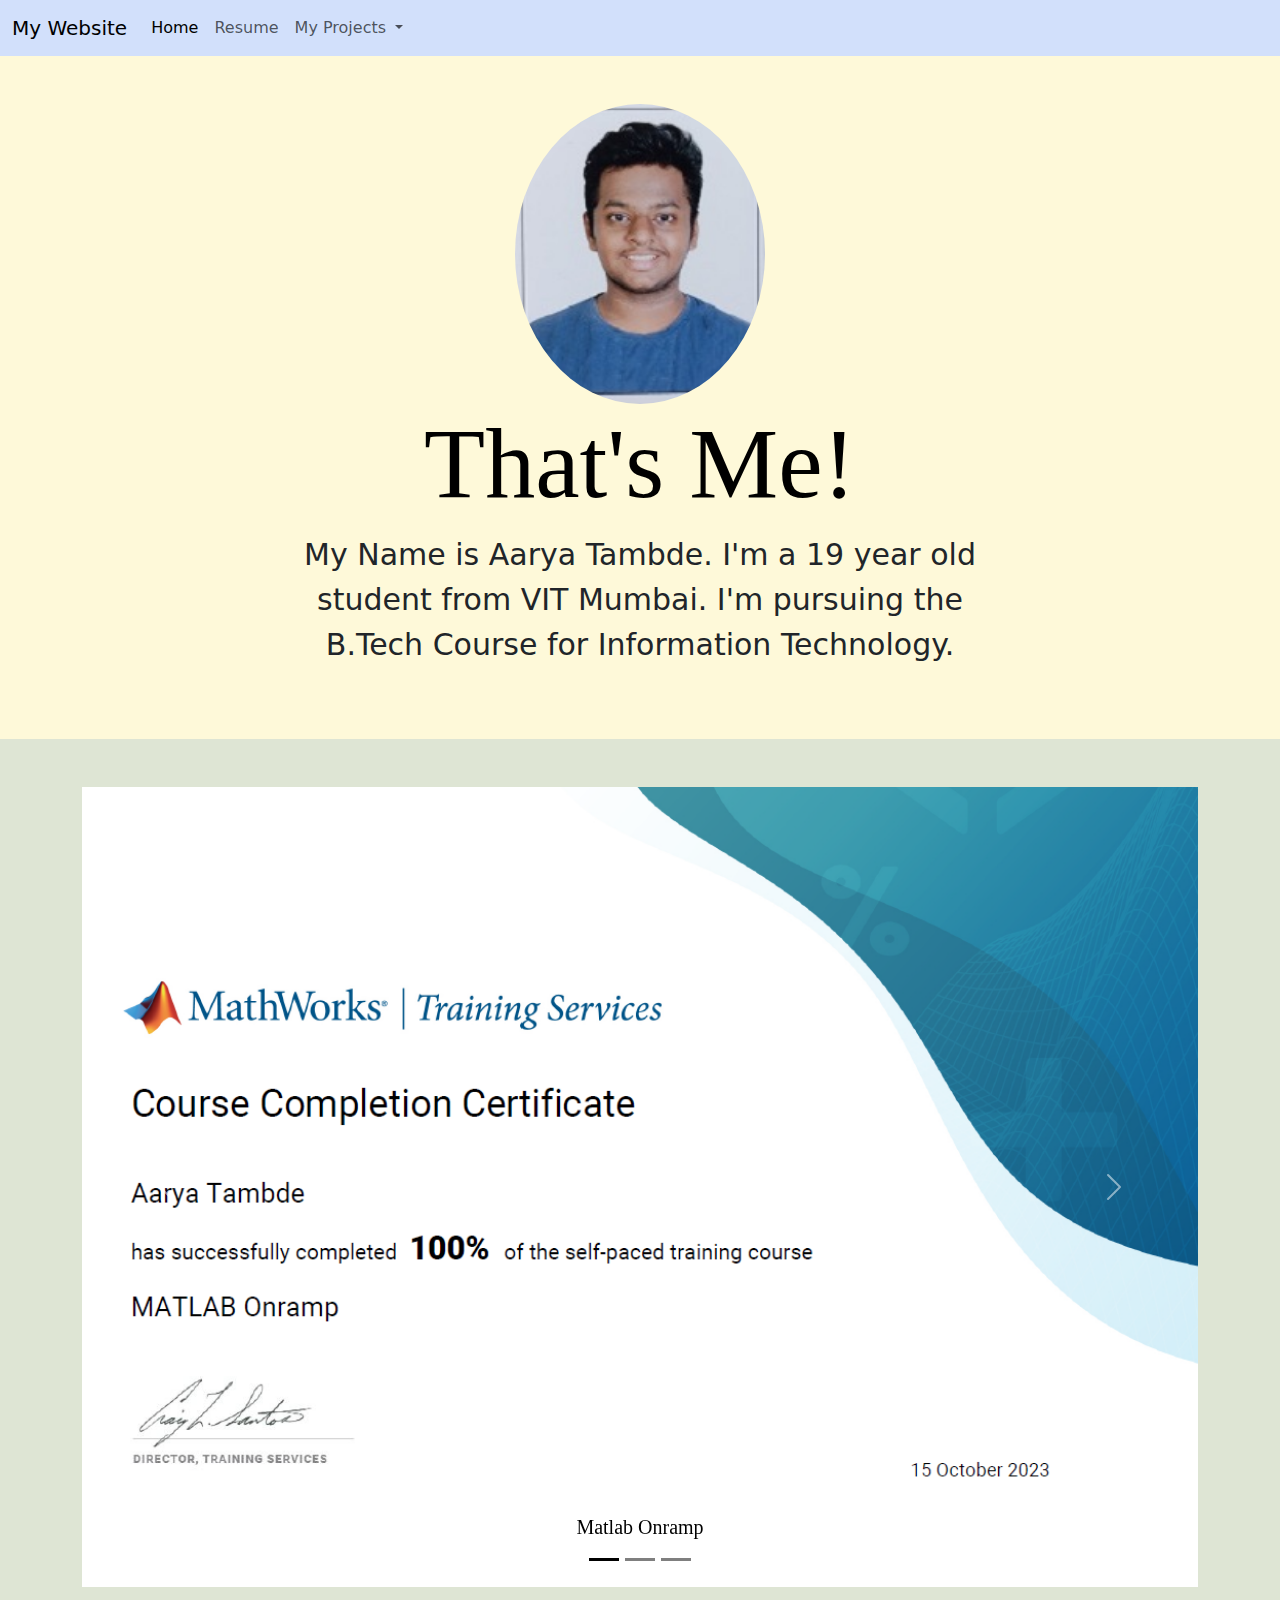
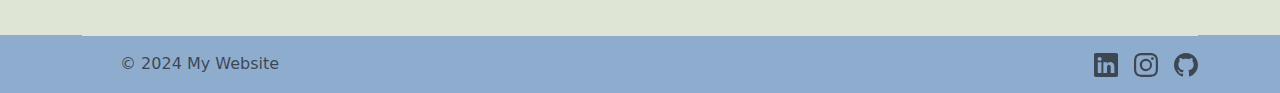
<file: index.html>
<!DOCTYPE html>
<html lang="en">
<head>
    <meta charset="UTF-8">
    <meta name="viewport" content="width=device-width, initial-scale=1.0">
    <title>My Personal Website</title>
    <link rel="stylesheet" href="./css/style.css">
    <link href="https://cdn.jsdelivr.net/npm/bootstrap@5.3.3/dist/css/bootstrap.min.css" rel="stylesheet" integrity="sha384-QWTKZyjpPEjISv5WaRU9OFeRpok6YctnYmDr5pNlyT2bRjXh0JMhjY6hW+ALEwIH" crossorigin="anonymous">
</head>
<body>

  <!-- Navbar -->
  <section id="Navbar" style="background-color: #D2E0FB;">
        <nav class="navbar navbar-expand-lg">
            <div class="container-fluid" style="background-color: #D2E0FB; width: 100%;">
              <a class="navbar-brand">My Website</a>
              <button class="navbar-toggler" type="button" data-bs-toggle="collapse" data-bs-target="#navbarSupportedContent" aria-controls="navbarSupportedContent" aria-expanded="false" aria-label="Toggle navigation">
                <span class="navbar-toggler-icon"></span>
              </button>
              <div class="collapse navbar-collapse" id="navbarSupportedContent">
                <ul class="navbar-nav me-auto mb-lg-0">
                  <li class="nav-item">
                    <a class="nav-link active" aria-current="page" href="./index.html">Home</a>
                  </li>
                  <li class="nav-item">
                    <a class="nav-link" href="./4.4+Capstone Application 1/resume.html">Resume</a>
                  </li>
                  <li class="nav-item dropdown">
                    <a class="nav-link dropdown-toggle" role="button" data-bs-toggle="dropdown" aria-expanded="false">
                     My Projects
                    </a>
                    <ul class="dropdown-menu">
                      <li><a class="dropdown-item" href="./10.3 Mondrian Project/mondrian.html">Mondrian Art</a></li>
                      <li><a class="dropdown-item" href="./11.3 TinDog Project/tindog.html">Tindog Website</a></li>
                      <li><a class="dropdown-item" href="./8.4 Web Design Agency Project/WebDesign.html">Web Design Agency</a></li>
                    </ul>
                  </li>
                </ul>
              </div>
            </div>
          </nav>
  </section>

  <!-- Heroes -->
  <section id="Heroes" style="background-color: #FEF9D9;">  
    <div class="container py-5">  
      <div>
        <div class="text-center bg-body-tertiary">
          <div class="container pb-2" style="background-color: #FEF9D9;">
            <img id="img1" src="./images/photo real.jpg" height="300" width="250" alt="my image"/>
            <h1 class="text-body-emphasis">That's Me!</h1>
            <p id="p1" class="col-lg-8 mx-auto lead">
              My Name is Aarya Tambde. I'm a 19 year old student from VIT Mumbai. I'm pursuing the B.Tech Course for Information Technology.
            </p>
          </div>
        </div>
      </div>
    </div>  
  </section>

    <!-- Carousel with my certificates -->
  <section id="Certificates" style="background-color: #DEE5D4;">
    <div class="container py-5" style="background-color: #DEE5D4;">
      <div id="carouselExampleCaptions" class="carousel slide">
        <div class="carousel-indicators">
          <button type="button" data-bs-target="#carouselExampleCaptions" data-bs-slide-to="0" class="active" aria-current="true" aria-label="Slide 1" style="background-color: black;"></button>
          <button type="button" data-bs-target="#carouselExampleCaptions" data-bs-slide-to="1" aria-label="Slide 2" style="background-color: black;"></button>
          <button type="button" data-bs-target="#carouselExampleCaptions" data-bs-slide-to="2" aria-label="Slide 3" style="background-color: black;"></button>
        </div>
        <div class="carousel-inner">
          <div class="carousel-item active">
            <img src="./images/Matlab Onramp.png" height="800" class="d-block w-100" alt="Matlab Onramp">
            <div class="carousel-caption d-none d-md-block">
              <h5 class="h5" style="color: black; font-family: 'Times New Roman', Times, serif;">Matlab Onramp</h5>
            </div>
          </div>
          <div class="carousel-item">
            <img src="./images/App Buildng.png" height="800" class="d-block w-100" alt="App Building Onramp">
            <div class="carousel-caption d-none d-md-block">
              <h5 class="h5" style="color: black; font-family: 'Times New Roman', Times, serif;">App Building Onramp</h5>
            </div>
          </div>
          <div class="carousel-item">
            <img src="./images/OOPS Onramp.png" height="800" class="d-block w-100" alt="OOPS Onramp">
            <div class="carousel-caption d-none d-md-block">
              <h5 class="h5" style="color: black; font-family: 'Times New Roman', Times, serif;"">OOPS Onramp</h5>
            </div>
          </div>
        </div>
        <button class="carousel-control-prev" type="button" data-bs-target="#carouselExampleCaptions" data-bs-slide="prev">
          <span class="carousel-control-prev-icon" aria-hidden="true"></span>
          <span class="visually-hidden">Previous</span>
        </button>
        <button class="carousel-control-next" type="button" data-bs-target="#carouselExampleCaptions" data-bs-slide="next">
          <span class="carousel-control-next-icon" aria-hidden="true"></span>
          <span class="visually-hidden">Next</span>
        </button>
      </div>
    </div>
  </section>
  
  <!--My Footer-->
  <section id="Footer" style="background-color: #8EACCD;">
    <div class="container" style="background-color: #8EACCD;">
      <footer class="d-flex flex-wrap justify-content-between align-items-center py-3 border-top">
        <div class="col-md-4 d-flex align-items-center">
          <a href="/" class="me-2 mb-md-0 text-body-secondary text-decoration-none lh-1">
            <svg class="bi" width="30" height="24"><use xlink:href="#bootstrap"></use></svg>
          </a>
          <span class="mb-3 mb-md-0 text-body-secondary">© 2024 My Website</span>
        </div>
    
        <ul class="nav col-md-4 justify-content-end list-unstyled d-flex">
          <li class="ms-3"><a class="text-body-secondary" href="https://www.linkedin.com/in/aarya-tambde-39127831a/?originalSubdomain=in"><svg xmlns="http://www.w3.org/2000/svg" width="24" height="24" fill="currentColor" class="bi bi-linkedin" viewBox="0 0 16 16">
            <path d="M0 1.146C0 .513.526 0 1.175 0h13.65C15.474 0 16 .513 16 1.146v13.708c0 .633-.526 1.146-1.175 1.146H1.175C.526 16 0 15.487 0 14.854zm4.943 12.248V6.169H2.542v7.225zm-1.2-8.212c.837 0 1.358-.554 1.358-1.248-.015-.709-.52-1.248-1.342-1.248S2.4 3.226 2.4 3.934c0 .694.521 1.248 1.327 1.248zm4.908 8.212V9.359c0-.216.016-.432.08-.586.173-.431.568-.878 1.232-.878.869 0 1.216.662 1.216 1.634v3.865h2.401V9.25c0-2.22-1.184-3.252-2.764-3.252-1.274 0-1.845.7-2.165 1.193v.025h-.016l.016-.025V6.169h-2.4c.03.678 0 7.225 0 7.225z"/>
          </svg></a></li>
          <li class="ms-3"><a class="text-body-secondary" href="https://www.instagram.com/aarya_tambde/"><svg xmlns="http://www.w3.org/2000/svg" width="24" height="24" fill="currentColor" class="bi bi-instagram" viewBox="0 0 16 16">
            <path d="M8 0C5.829 0 5.556.01 4.703.048 3.85.088 3.269.222 2.76.42a3.9 3.9 0 0 0-1.417.923A3.9 3.9 0 0 0 .42 2.76C.222 3.268.087 3.85.048 4.7.01 5.555 0 5.827 0 8.001c0 2.172.01 2.444.048 3.297.04.852.174 1.433.372 1.942.205.526.478.972.923 1.417.444.445.89.719 1.416.923.51.198 1.09.333 1.942.372C5.555 15.99 5.827 16 8 16s2.444-.01 3.298-.048c.851-.04 1.434-.174 1.943-.372a3.9 3.9 0 0 0 1.416-.923c.445-.445.718-.891.923-1.417.197-.509.332-1.09.372-1.942C15.99 10.445 16 10.173 16 8s-.01-2.445-.048-3.299c-.04-.851-.175-1.433-.372-1.941a3.9 3.9 0 0 0-.923-1.417A3.9 3.9 0 0 0 13.24.42c-.51-.198-1.092-.333-1.943-.372C10.443.01 10.172 0 7.998 0zm-.717 1.442h.718c2.136 0 2.389.007 3.232.046.78.035 1.204.166 1.486.275.373.145.64.319.92.599s.453.546.598.92c.11.281.24.705.275 1.485.039.843.047 1.096.047 3.231s-.008 2.389-.047 3.232c-.035.78-.166 1.203-.275 1.485a2.5 2.5 0 0 1-.599.919c-.28.28-.546.453-.92.598-.28.11-.704.24-1.485.276-.843.038-1.096.047-3.232.047s-2.39-.009-3.233-.047c-.78-.036-1.203-.166-1.485-.276a2.5 2.5 0 0 1-.92-.598 2.5 2.5 0 0 1-.6-.92c-.109-.281-.24-.705-.275-1.485-.038-.843-.046-1.096-.046-3.233s.008-2.388.046-3.231c.036-.78.166-1.204.276-1.486.145-.373.319-.64.599-.92s.546-.453.92-.598c.282-.11.705-.24 1.485-.276.738-.034 1.024-.044 2.515-.045zm4.988 1.328a.96.96 0 1 0 0 1.92.96.96 0 0 0 0-1.92m-4.27 1.122a4.109 4.109 0 1 0 0 8.217 4.109 4.109 0 0 0 0-8.217m0 1.441a2.667 2.667 0 1 1 0 5.334 2.667 2.667 0 0 1 0-5.334"/>
          </svg></svg></a></li>
          <li class="ms-3"><a class="text-body-secondary" href="https://github.com/Aarya-T"><svg xmlns="http://www.w3.org/2000/svg" width="24" height="24" fill="currentColor" class="bi bi-github" viewBox="0 0 16 16">
            <path d="M8 0C3.58 0 0 3.58 0 8c0 3.54 2.29 6.53 5.47 7.59.4.07.55-.17.55-.38 0-.19-.01-.82-.01-1.49-2.01.37-2.53-.49-2.69-.94-.09-.23-.48-.94-.82-1.13-.28-.15-.68-.52-.01-.53.63-.01 1.08.58 1.23.82.72 1.21 1.87.87 2.33.66.07-.52.28-.87.51-1.07-1.78-.2-3.64-.89-3.64-3.95 0-.87.31-1.59.82-2.15-.08-.2-.36-1.02.08-2.12 0 0 .67-.21 2.2.82.64-.18 1.32-.27 2-.27s1.36.09 2 .27c1.53-1.04 2.2-.82 2.2-.82.44 1.1.16 1.92.08 2.12.51.56.82 1.27.82 2.15 0 3.07-1.87 3.75-3.65 3.95.29.25.54.73.54 1.48 0 1.07-.01 1.93-.01 2.2 0 .21.15.46.55.38A8.01 8.01 0 0 0 16 8c0-4.42-3.58-8-8-8"/>
          </svg></a></li>
        </ul>
      </footer>
    </div>
  </section>
    <script src="https://cdn.jsdelivr.net/npm/bootstrap@5.3.3/dist/js/bootstrap.bundle.min.js" integrity="sha384-YvpcrYf0tY3lHB60NNkmXc5s9fDVZLESaAA55NDzOxhy9GkcIdslK1eN7N6jIeHz" crossorigin="anonymous"></script>
</body>
</html>
</file>
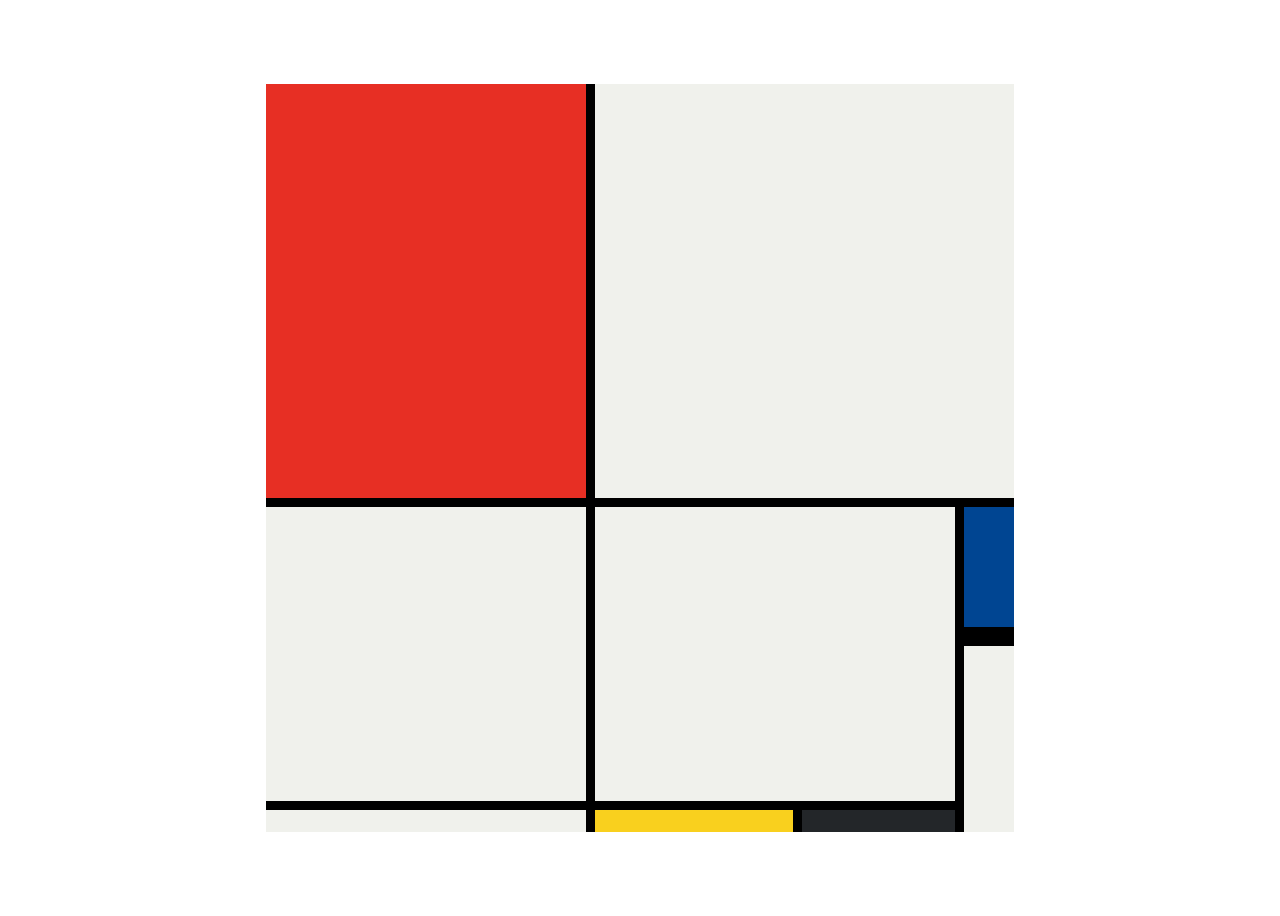
<file: 10.3 Mondrian Project/mondrian.html>
<!DOCTYPE html>
<html lang="en">

<head>
  <meta charset="UTF-8">
  <meta name="viewport" content="width=device-width, initial-scale=1.0">
  <title>Mondrian Project</title>
  <style>
    body{
      display: flex;
      justify-content: center;
      align-items: center;
      height: 100vh;
    }
    .container{
      display: grid;
      width: 748px;
      height: 748px;
      grid-template-columns: 320px 198px 153px 50px;
      grid-template-rows: 414px 130px 155px 22px;
      gap: 9px;
      background-color: #000;
    }
    .item{
      background-color: #F0F1EC;
    }
    .red{
      background-color: #E72F24;
    }  
    .white1{
      grid-column: span 3;
    }
    .white2{
      grid-row: span 2;
    }
    .white3{
      grid-area: 2 / 2 / 4 / 4;
    }
    .blue{
      grid-area: 2 / 4 / 3 / 5;
      background-color: #004592;
      border-bottom: 10px solid #000;
    }
    .yellow{
      grid-area: 4 / 2 / 5 / 3;
      background-color: #F9D01E;
    }
    .black{
      grid-area: 4 / 3 / 5 / 4;
      background-color: #232629 ;
    }
    .white4{
      grid-area: 3 / 4 / 5 / 5 ;
      background-color: #F0F1EC;
    }
    /* 
    Write your CSS here 
    Gap Colour: #000
    White: #F0F1EC
    Red: #E72F24
    Black: #232629
    Blue: #004592
    Yellow: #F9D01E

    For dimensions, see dimensions.png image.
    HINT: Remember you can't change the properties of grid lines.
    But grid lines are transparent!
    */

  </style>
</head>

<body>
  <div class="container">
      <div class="item red"></div>
      <div class="item white1"></div>
      <div class="item white2"></div>
      <div class="item white3"></div>
      <div class="item blue"></div>
      <div class="item white4"></div>
      <div class="item"></div>
      <div class="item yellow"></div>
      <div class="item black"></div>
  </div>
  <!-- Write your HTML here -->
</body>

</html>
</file>
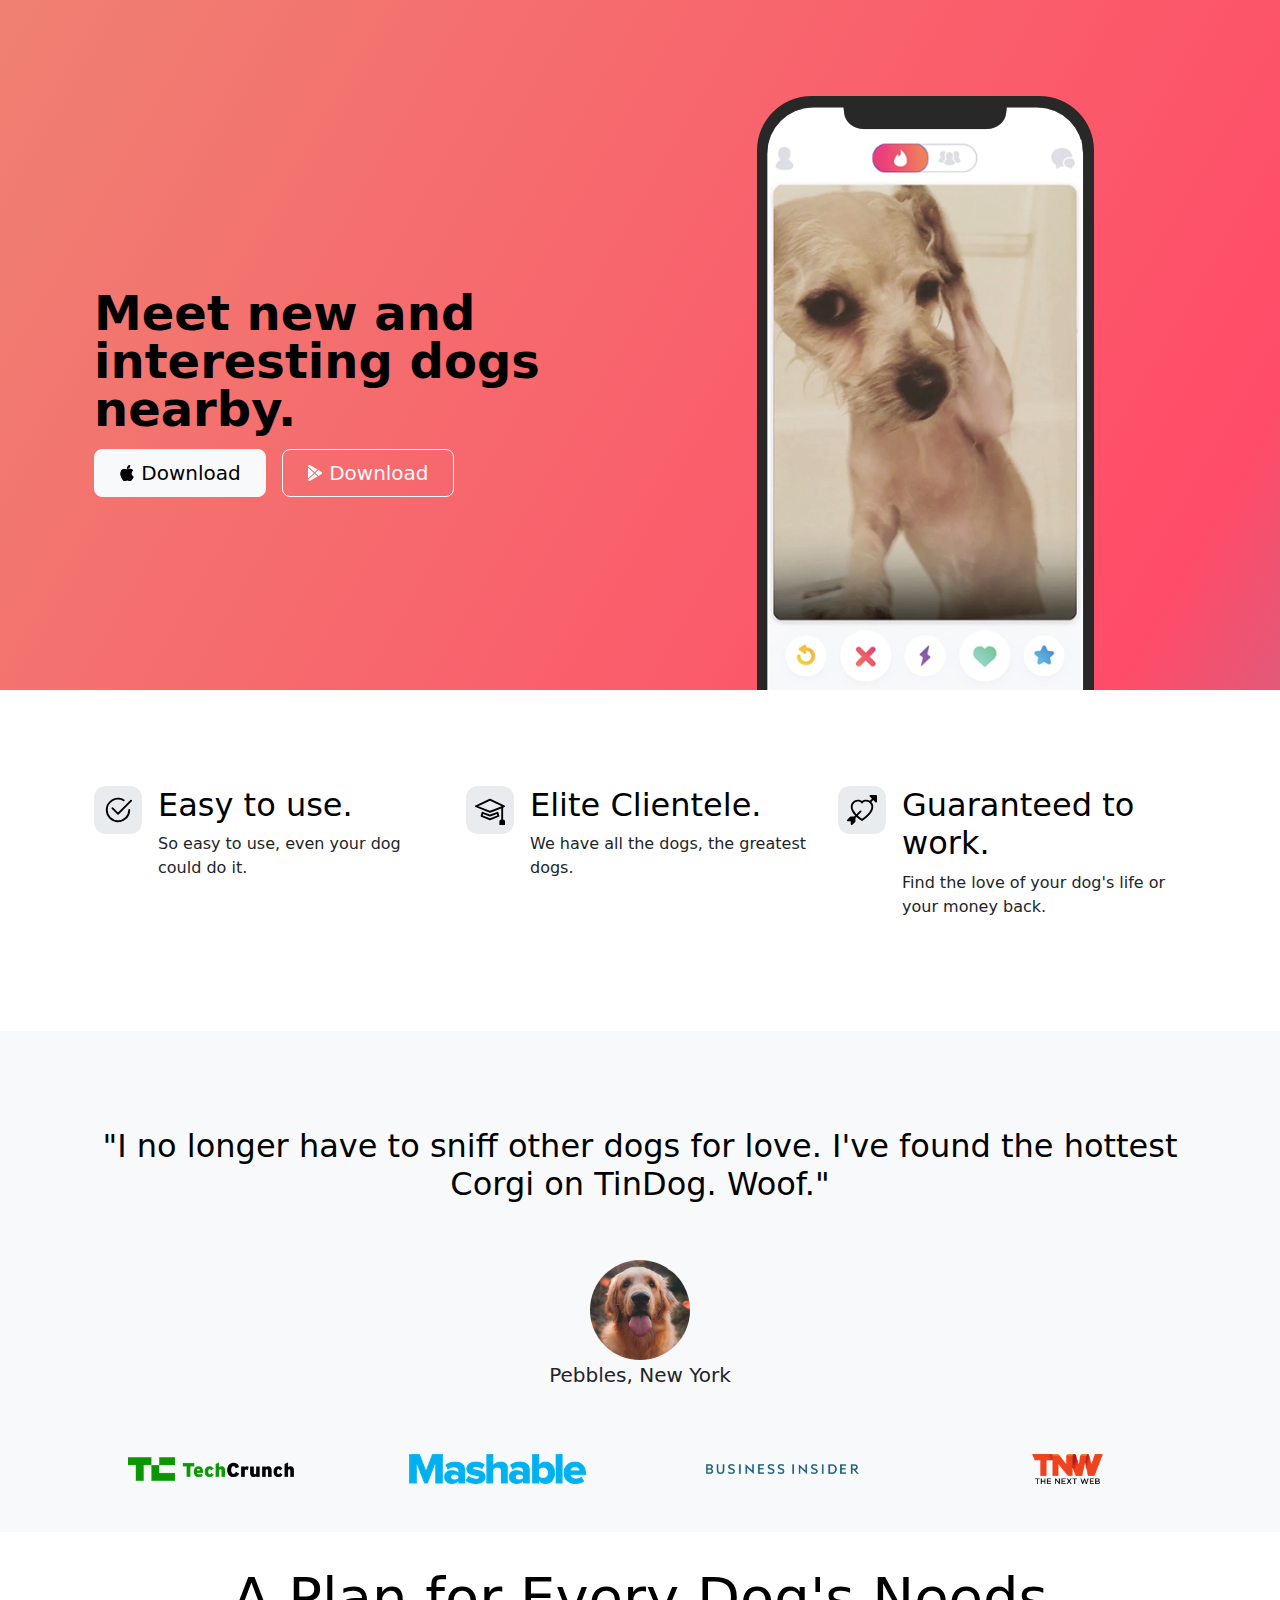
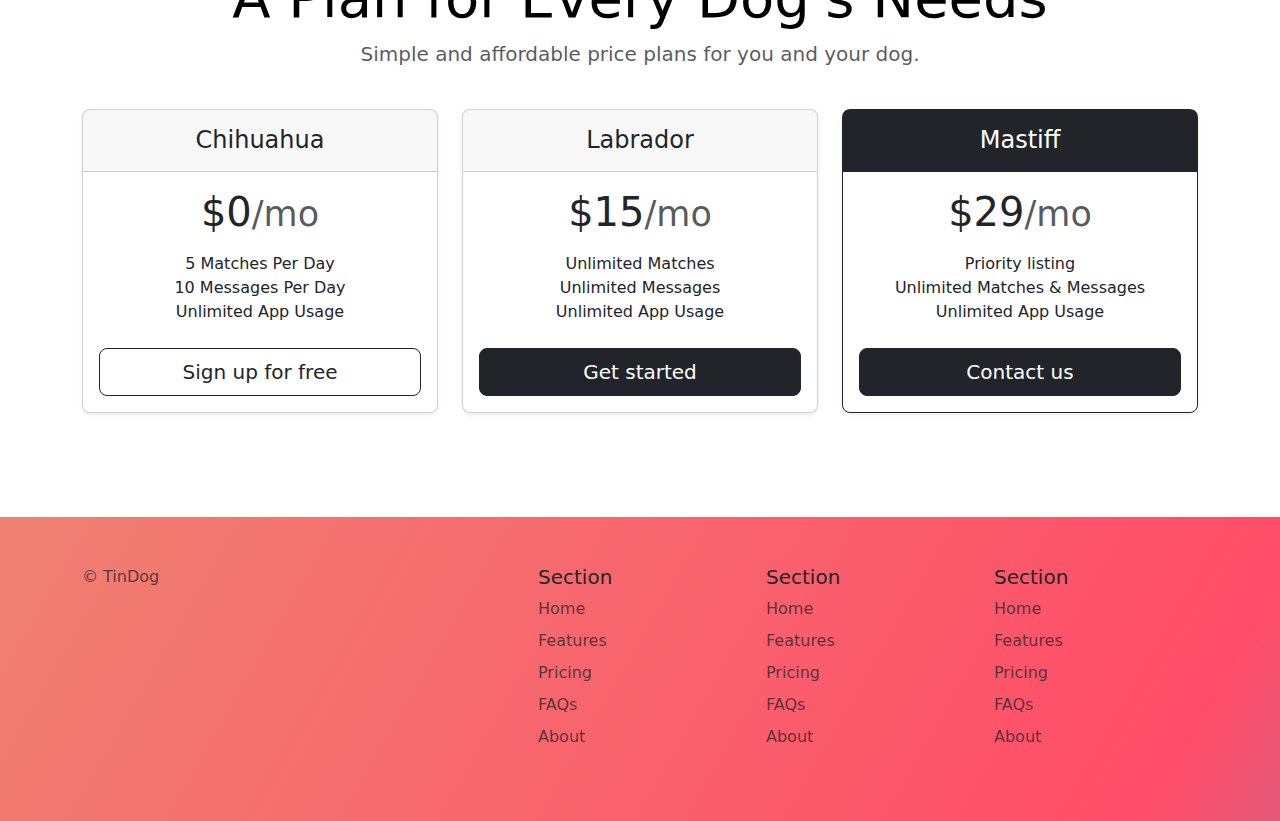
<file: 11.3 TinDog Project/tindog.html>
<!DOCTYPE html>
<html lang="en">

<head>
  <meta charset="UTF-8">
  <meta name="viewport" content="width=device-width, initial-scale=1.0">
  <title>TinDog</title>
  <link rel="stylesheet" href="./css/style.css">
  <link href="https://cdn.jsdelivr.net/npm/bootstrap@5.3.3/dist/css/bootstrap.min.css" rel="stylesheet" integrity="sha384-QWTKZyjpPEjISv5WaRU9OFeRpok6YctnYmDr5pNlyT2bRjXh0JMhjY6hW+ALEwIH" crossorigin="anonymous">

</head>

<body>

  <!-- Title -->
  <section id="title" class="gradient-background">
    <div class="container col-xxl-8 px-4 pt-5">
      <div class="row flex-lg-row-reverse align-items-center g-5 pt-5">
        <div class="col-10 col-sm-8 col-lg-6">
          <img src="./images/iphone.png" class="d-block mx-lg-auto img-fluid" alt="Iphone" height="500" loading="lazy">
        </div>
        <div class="col-lg-6">
          <h1 class="display-5 fw-bold text-body-emphasis lh-1 mb-3">Meet new and interesting dogs nearby.</h1>
          <div class="d-grid gap-2 d-md-flex justify-content-md-start">
            <button type="button" class="btn btn-light btn-lg px-4 me-md-2"> <svg xmlns="http://www.w3.org/2000/svg" width="16" height="16" fill="currentColor"
              class="bi bi-apple mb-1" viewBox="0 0 16 16"><path
                d="M11.182.008C11.148-.03 9.923.023 8.857 1.18c-1.066 1.156-.902 2.482-.878 2.516.024.034 1.52.087 2.475-1.258.955-1.345.762-2.391.728-2.43Zm3.314 11.733c-.048-.096-2.325-1.234-2.113-3.422.212-2.189 1.675-2.789 1.698-2.854.023-.065-.597-.79-1.254-1.157a3.692 3.692 0 0 0-1.563-.434c-.108-.003-.483-.095-1.254.116-.508.139-1.653.589-1.968.607-.316.018-1.256-.522-2.267-.665-.647-.125-1.333.131-1.824.328-.49.196-1.422.754-2.074 2.237-.652 1.482-.311 3.83-.067 4.56.244.729.625 1.924 1.273 2.796.576.984 1.34 1.667 1.659 1.899.319.232 1.219.386 1.843.067.502-.308 1.408-.485 1.766-.472.357.013 1.061.154 1.782.539.571.197 1.111.115 1.652-.105.541-.221 1.324-1.059 2.238-2.758.347-.79.505-1.217.473-1.282Z" />
                <path
                d="M11.182.008C11.148-.03 9.923.023 8.857 1.18c-1.066 1.156-.902 2.482-.878 2.516.024.034 1.52.087 2.475-1.258.955-1.345.762-2.391.728-2.43Zm3.314 11.733c-.048-.096-2.325-1.234-2.113-3.422.212-2.189 1.675-2.789 1.698-2.854.023-.065-.597-.79-1.254-1.157a3.692 3.692 0 0 0-1.563-.434c-.108-.003-.483-.095-1.254.116-.508.139-1.653.589-1.968.607-.316.018-1.256-.522-2.267-.665-.647-.125-1.333.131-1.824.328-.49.196-1.422.754-2.074 2.237-.652 1.482-.311 3.83-.067 4.56.244.729.625 1.924 1.273 2.796.576.984 1.34 1.667 1.659 1.899.319.232 1.219.386 1.843.067.502-.308 1.408-.485 1.766-.472.357.013 1.061.154 1.782.539.571.197 1.111.115 1.652-.105.541-.221 1.324-1.059 2.238-2.758.347-.79.505-1.217.473-1.282Z" />
              </svg> Download</button>
            <button type="button"  class="btn btn-outline-light btn-lg px-4" > <svg xmlns="http://www.w3.org/2000/svg" width="16" height="16" fill="currentColor"
              class="bi bi-google-play mb-1" viewBox="0 0 16 16">
<path
                d="M14.222 9.374c1.037-.61 1.037-2.137 0-2.748L11.528 5.04 8.32 8l3.207 2.96 2.694-1.586Zm-3.595 2.116L7.583 8.68 1.03 14.73c.201 1.029 1.36 1.61 2.303 1.055l7.294-4.295ZM1 13.396V2.603L6.846 8 1 13.396ZM1.03 1.27l6.553 6.05 3.044-2.81L3.333.215C2.39-.341 1.231.24 1.03 1.27Z" />
</svg> Download</button>
          </div>
        </div>
      </div>
    </div>
  </section>
  <!-- Features -->
  <section id="features">
    <div class="container px-4 py-5" id="hanging-icons">
      <div class="row g-4 py-5 row-cols-1 row-cols-lg-3">
        <div class="col d-flex align-items-start">
          <div class="icon-square text-body-emphasis bg-body-secondary d-inline-flex align-items-center justify-content-center fs-4 flex-shrink-0 me-3">
            <svg xmlns="http://www.w3.org/2000/svg" height="30" fill="currentColor" class="bi bi-check2-circle"
              viewBox="0 0 16 16">
<path
                d="M2.5 8a5.5 5.5 0 0 1 8.25-4.764.5.5 0 0 0 .5-.866A6.5 6.5 0 1 0 14.5 8a.5.5 0 0 0-1 0 5.5 5.5 0 1 1-11 0z" />
<path
                d="M15.354 3.354a.5.5 0 0 0-.708-.708L8 9.293 5.354 6.646a.5.5 0 1 0-.708.708l3 3a.5.5 0 0 0 .708 0l7-7z" />
</svg>
          </div>
          <div>
            <h3 class="fs-2 text-body-emphasis">Easy to use.</h3>
            <p>So easy to use, even your dog could do it.</p>
          </div>
        </div>
        <div class="col d-flex align-items-start">
          <div class="icon-square text-body-emphasis bg-body-secondary d-inline-flex align-items-center justify-content-center fs-4 flex-shrink-0 me-3">
            <svg xmlns="http://www.w3.org/2000/svg" height="30" fill="currentColor" class="bi bi-mortarboard" viewBox="0 0 16 16">
              <path d="M8.211 2.047a.5.5 0 0 0-.422 0l-7.5 3.5a.5.5 0 0 0 .025.917l7.5 3a.5.5 0 0 0 .372 0L14 7.14V13a1 1 0 0 0-1 1v2h3v-2a1 1 0 0 0-1-1V6.739l.686-.275a.5.5 0 0 0 .025-.917l-7.5-3.5ZM8 8.46 1.758 5.965 8 3.052l6.242 2.913L8 8.46Z"/>
              <path d="M4.176 9.032a.5.5 0 0 0-.656.327l-.5 1.7a.5.5 0 0 0 .294.605l4.5 1.8a.5.5 0 0 0 .372 0l4.5-1.8a.5.5 0 0 0 .294-.605l-.5-1.7a.5.5 0 0 0-.656-.327L8 10.466 4.176 9.032Zm-.068 1.873.22-.748 3.496 1.311a.5.5 0 0 0 .352 0l3.496-1.311.22.748L8 12.46l-3.892-1.556Z"/>
              </svg>
          </div>
          <div>
            <h3 class="fs-2 text-body-emphasis">Elite Clientele.</h3>
            <p>We have all the dogs, the greatest dogs.</p>
          </div>
        </div>
        <div class="col d-flex align-items-start">
          <div class="icon-square text-body-emphasis bg-body-secondary d-inline-flex align-items-center justify-content-center fs-4 flex-shrink-0 me-3">
            <svg xmlns="http://www.w3.org/2000/svg" height="30" fill="currentColor" class="bi bi-arrow-through-heart"
              viewBox="0 0 16 16">
<path fill-rule="evenodd"
                d="M2.854 15.854A.5.5 0 0 1 2 15.5V14H.5a.5.5 0 0 1-.354-.854l1.5-1.5A.5.5 0 0 1 2 11.5h1.793l.53-.53c-.771-.802-1.328-1.58-1.704-2.32-.798-1.575-.775-2.996-.213-4.092C3.426 2.565 6.18 1.809 8 3.233c1.25-.98 2.944-.928 4.212-.152L13.292 2 12.147.854A.5.5 0 0 1 12.5 0h3a.5.5 0 0 1 .5.5v3a.5.5 0 0 1-.854.354L14 2.707l-1.006 1.006c.236.248.44.531.6.845.562 1.096.585 2.517-.213 4.092-.793 1.563-2.395 3.288-5.105 5.08L8 13.912l-.276-.182a21.86 21.86 0 0 1-2.685-2.062l-.539.54V14a.5.5 0 0 1-.146.354l-1.5 1.5Zm2.893-4.894A20.419 20.419 0 0 0 8 12.71c2.456-1.666 3.827-3.207 4.489-4.512.679-1.34.607-2.42.215-3.185-.817-1.595-3.087-2.054-4.346-.761L8 4.62l-.358-.368c-1.259-1.293-3.53-.834-4.346.761-.392.766-.464 1.845.215 3.185.323.636.815 1.33 1.519 2.065l1.866-1.867a.5.5 0 1 1 .708.708L5.747 10.96Z" />
</svg>
          </div>
          <div>
            <h3 class="fs-2 text-body-emphasis">Guaranteed to work.</h3>
            <p>Find the love of your dog's life or your money back.</p>
          </div>
        </div>
      </div>
    </div>
  </section>
  <!-- Testimonial -->
  <section id="testimonial">
      <div class="p-5 text-center bg-body-tertiary">
        <div class="container py-5">
          <h2 class="text-body-emphasis">"I no longer have to sniff other dogs for love. I've found the hottest Corgi on TinDog. Woof."</h2>
          <img class="profile-img mt-5" src="./images/dog-img.jpg">
          <p class="col-lg-8 mx-auto lead">Pebbles, New York</p>
        </div>
     
    <div class="container">
     <div class="row">
      <div class="col-lg-3 col-sm-12">
        <img src="./images/techcrunch.png" height="30">
      </div>
      <div class="col-lg-3 col-sm-12">
        <img src="./images/mashable.png" height="30">
      </div>
      <div class="col-lg-3 col-sm-12">
        <img src="./images/bizinsider.png" height="30">
      </div>
       <div class="col-lg-3 col-sm-12">
        <img src="./images/tnw.png" height="30">
      </div>
     </div>
    </div>
  </div>
</div>
  </section>
  <!-- Pricing -->
  <section id="pricing">
    <div class="container py-3">
      <header>
        <div class="pricing-header p-3 pb-md-4 mx-auto text-center">
          <h2 class="display-4 fw-normal text-body-emphasis">A Plan for Every Dog's Needs</h2>
          <p class="fs-5 text-body-secondary">Simple and affordable price plans for you and your dog.</p>
        </div>
      </header>
    
      <main>
        <div class="row row-cols-1 row-cols-md-3 mb-3 text-center">
          <div class="col">
            <div class="card mb-4 rounded-3 shadow-sm">
              <div class="card-header py-3">
                <h4 class="my-0 fw-normal">Chihuahua</h4>
              </div>
              <div class="card-body">
                <h1 class="card-title pricing-card-title">$0<small class="text-body-secondary fw-light">/mo</small></h1>
                <ul class="list-unstyled mt-3 mb-4">
                  <li>5 Matches Per Day</li>
                  <li>10 Messages Per Day</li>
                  <li>Unlimited App Usage</li>
                </ul>
                <button type="button" class="w-100 btn btn-lg btn-outline-dark">Sign up for free</button>
              </div>
            </div>
          </div>
          <div class="col">
            <div class="card mb-4 rounded-3 shadow-sm">
              <div class="card-header py-3">
                <h4 class="my-0 fw-normal">Labrador</h4>
              </div>
              <div class="card-body">
                <h1 class="card-title pricing-card-title">$15<small class="text-body-secondary fw-light">/mo</small></h1>
                <ul class="list-unstyled mt-3 mb-4">
                  <li>Unlimited Matches</li>
                  <li>Unlimited Messages</li>
                  <li>Unlimited App Usage</li>
                </ul>
                <button type="button" class="w-100 btn btn-lg btn-dark">Get started</button>
              </div>
            </div>
          </div>
          <div class="col">
            <div class="card mb-4 rounded-3 shadow-sm border-dark">
              <div class="card-header py-3 text-bg-dark border-dark">
                <h4 class="my-0 fw-normal">Mastiff</h4>
              </div>
              <div class="card-body">
                <h1 class="card-title pricing-card-title">$29<small class="text-body-secondary fw-light">/mo</small></h1>
                <ul class="list-unstyled mt-3 mb-4">
                  <li>Priority listing</li>
                  <li>Unlimited Matches & Messages</li>
                  <li>Unlimited App Usage</li>
                </ul>
                <button type="button" class="w-100 btn btn-lg btn-dark">Contact us</button>
              </div>
            </div>
          </div>
        </div>    
      </main>
  </section>
  <!-- Footer -->
  <section class="gradient-background"  id="footer">
    <div class="container">
      <footer class="row row-cols-1 row-cols-sm-2 row-cols-md-5 py-5 mt-5">
        <div>
          <p class="text-body-secondary">© TinDog</p>
        </div>
    
        <div class="col mb-3">
    
        </div>
    
        <div class="col mb-3">
          <h5>Section</h5>
          <ul class="nav flex-column">
            <li class="nav-item mb-2"><a href="#" class="nav-link p-0 text-body-secondary">Home</a></li>
            <li class="nav-item mb-2"><a href="#" class="nav-link p-0 text-body-secondary">Features</a></li>
            <li class="nav-item mb-2"><a href="#" class="nav-link p-0 text-body-secondary">Pricing</a></li>
            <li class="nav-item mb-2"><a href="#" class="nav-link p-0 text-body-secondary">FAQs</a></li>
            <li class="nav-item mb-2"><a href="#" class="nav-link p-0 text-body-secondary">About</a></li>
          </ul>
        </div>
    
        <div class="col mb-3">
          <h5>Section</h5>
          <ul class="nav flex-column">
            <li class="nav-item mb-2"><a href="#" class="nav-link p-0 text-body-secondary">Home</a></li>
            <li class="nav-item mb-2"><a href="#" class="nav-link p-0 text-body-secondary">Features</a></li>
            <li class="nav-item mb-2"><a href="#" class="nav-link p-0 text-body-secondary">Pricing</a></li>
            <li class="nav-item mb-2"><a href="#" class="nav-link p-0 text-body-secondary">FAQs</a></li>
            <li class="nav-item mb-2"><a href="#" class="nav-link p-0 text-body-secondary">About</a></li>
          </ul>
        </div>
    
        <div class="col mb-3">
          <h5>Section</h5>
          <ul class="nav flex-column">
            <li class="nav-item mb-2"><a href="#" class="nav-link p-0 text-body-secondary">Home</a></li>
            <li class="nav-item mb-2"><a href="#" class="nav-link p-0 text-body-secondary">Features</a></li>
            <li class="nav-item mb-2"><a href="#" class="nav-link p-0 text-body-secondary">Pricing</a></li>
            <li class="nav-item mb-2"><a href="#" class="nav-link p-0 text-body-secondary">FAQs</a></li>
            <li class="nav-item mb-2"><a href="#" class="nav-link p-0 text-body-secondary">About</a></li>
          </ul>
        </div>
      </footer>
    </div>
  </section>
</body>

</html>
</file>
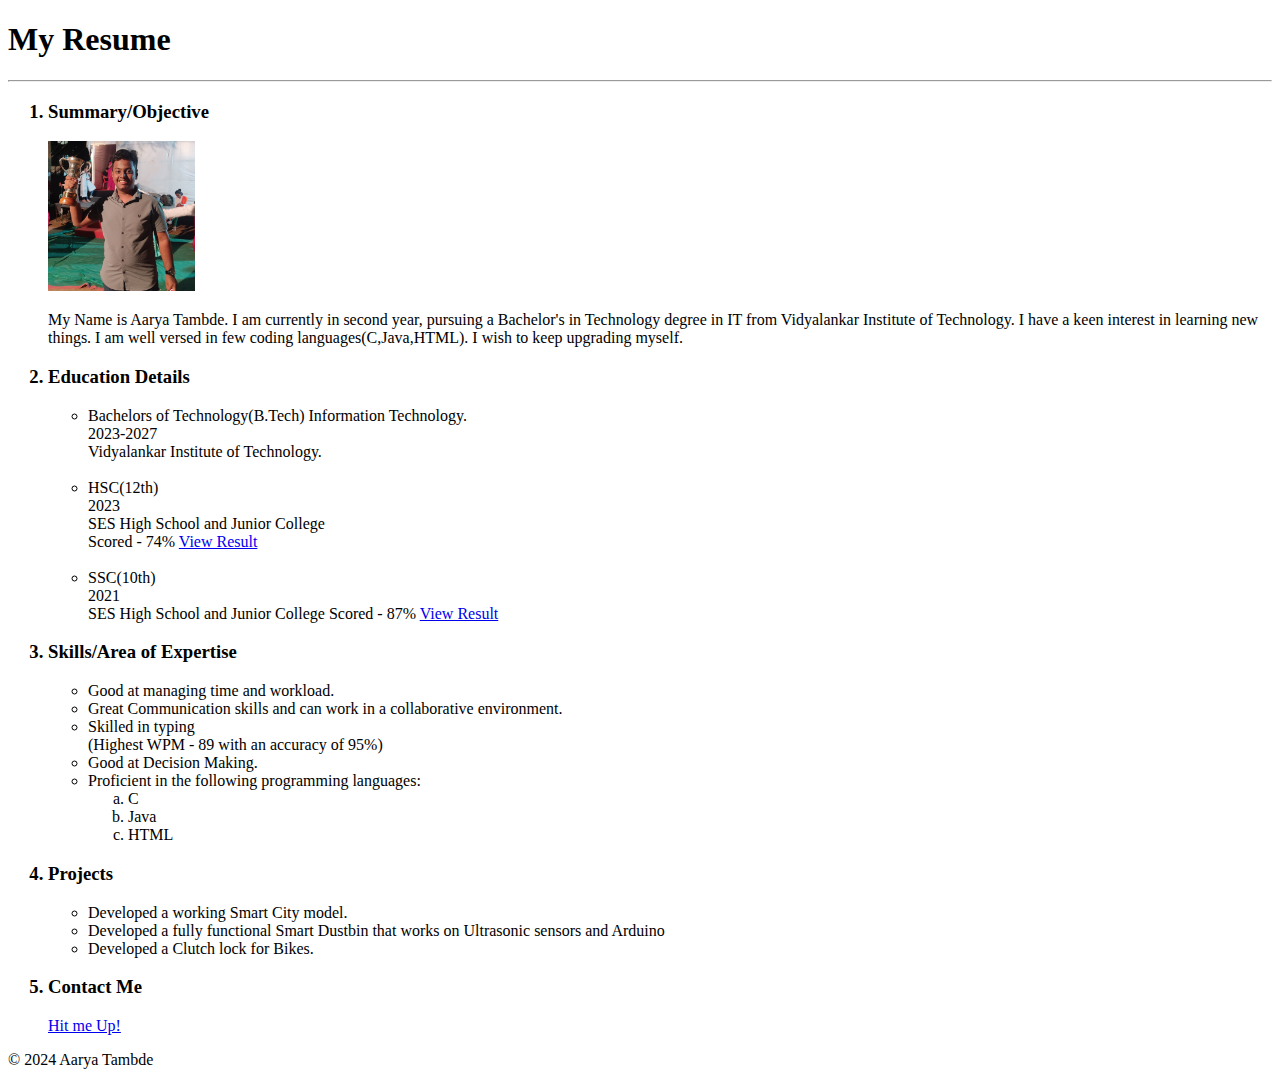
<file: 4.4+Capstone Application 1/resume.html>
<!DOCTYPE html>
<html lang="en">
<head>
    <meta charset="UTF-8">
    <meta name="viewport" content="width=device-width, initial-scale=1.0">
    <title>My Resume</title>
</head>
<body>
    <h1>My Resume</h1>
    <hr />
    <ol>
        <h3><li>Summary/Objective</li></h3>
        <img src="./images/mypic.jpg" height="150" alt="My Image" />
        <br />
        <p>My Name is Aarya Tambde. I am currently in second year, pursuing a Bachelor's in Technology degree in IT from Vidyalankar Institute of Technology. I have a keen interest in learning new things. I am well versed in few coding languages(C,Java,HTML). I wish to keep upgrading myself. </p>
        <h3><li>Education Details</li></h3>
            <ul>
                <li>Bachelors of Technology(B.Tech) Information Technology.<br />
                    2023-2027<br />
                    Vidyalankar Institute of Technology.
                </li>
                <br />
                <li>HSC(12th)<br />
                    2023<br />
                    SES High School and Junior College<br />
                    Scored - 74%
                    <a href="./images/12th result.jpg"> View Result</a>
                </li>
                <br />
                <li>SSC(10th)<br />
                    2021<br />
                    SES High School and Junior College
                    Scored - 87% 
                    <a href="./images/10th Result-min.jpg"> View Result</a>
                </li>
            </ul>
        <h3><li>Skills/Area of Expertise</li></h3>
            <ul>
                <li>Good at managing time and workload.</li>
                <li>Great Communication skills and can work in a collaborative environment.</li>
                <li>Skilled in typing<br/>(Highest WPM - 89 with an accuracy of 95%)</li>
                <li>Good at Decision Making.</li>
                <li>Proficient in the following programming languages:</li>
                <ol type="a">
                    <li>C</li>
                    <li>Java</li>
                    <li>HTML</li>
                </ol>
            </ul>
        <h3><li>Projects</li></h3>
            <ul>
                <li>Developed a working Smart City model.</li>
                <li>Developed a fully functional Smart Dustbin that works on Ultrasonic sensors and Arduino</li>
                <li>Developed a Clutch lock for Bikes.</li>
            </ul>
        <h3><li>Contact Me</li></h3>
            <a href="./contact.html">Hit me Up!</a>
    </ol>
    <footer>
        <p>© 2024 Aarya Tambde</p>
    </footer>
</body>
</html>
</file>
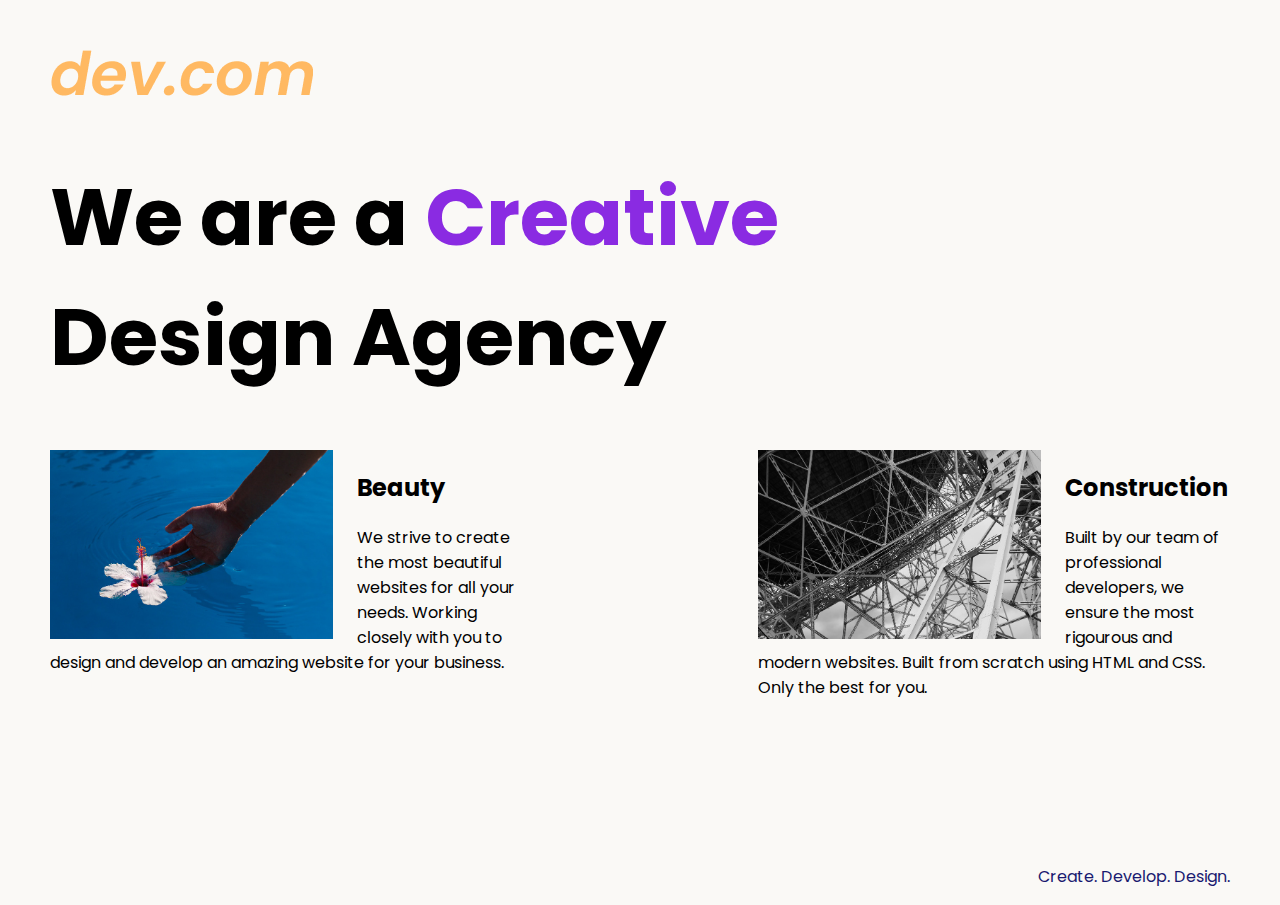
<file: 8.4 Web Design Agency Project/WebDesign.html>
<!DOCTYPE html>
<html lang="en">

<head>
  <meta charset="UTF-8">
  <meta name="viewport" content="width=device-width, initial-scale=1.0">
  <title>Agency</title>
  <link rel="stylesheet" href="./style.css">
  <link rel="preconnect" href="https://fonts.googleapis.com">
  <link rel="preconnect" href="https://fonts.gstatic.com" crossorigin>
  <link href="https://fonts.googleapis.com/css2?family=Poppins:wght@400;700&display=swap" rel="stylesheet">
</head>

<body>
  <div class="main">
    <img class="logo" src="./assets/images/logo.png" alt="logo">
    <h1>We are a <span id="col">Creative</span> <br />Design Agency</h1>
    <div class="left-card"><img class="tile-image" src="./assets/images/beautiful.jpg" alt="hand and flower in water">
      <h2 class="card-title">Beauty</h2>
      <p class="card-text">We strive to create the most beautiful websites for all your needs. Working closely with you
        to
        design and
        develop an amazing website for your business.</p>
    </div>

    <div class="right-card"><img class="tile-image" src="./assets/images/construction.jpg" alt="metal structure">
      <h2 class="card-title">Construction</h2>
      <p>Built by our team of professional developers, we ensure the most rigourous and modern websites. Built from
        scratch using HTML and CSS. Only the best for you.</p>
    </div>

  </div>
  <footer>
    <p>Create. Develop. Design.</p>
  </footer>
</body>

</html>
</file>
<file: css/style.css>
#img1{
  border-radius: 50%;
}
.text-body-emphasis{
  font-family: 'Times New Roman', Times, serif;
  font-size: 100px;
}
#p1{
  font-size: 30px;
}
.h5{
  color: black;
}
</file>
<file: 11.3 TinDog Project/css/style.css>
.gradient-background {
  background: linear-gradient(300deg, #00bfff, #ff4c68, #ef8172);
  background-size: 180% 180%;
  animation: gradient-animation 18s ease infinite;
}

@keyframes gradient-animation {
  0% {
    background-position: 0% 50%;
  }
  50% {
    background-position: 100% 50%;
  }
  100% {
    background-position: 0% 50%;
  }
}

.icon-square {
  width: 3rem;
  height: 3rem;
  border-radius: 0.75rem;
}

.profile-img {
  height: 100px;
  border-radius: 50%;
}
</file>
<file: 8.4 Web Design Agency Project/style.css>
body {
  font-family: "Poppins", sans-serif;
  margin: 50px 50px 0 50px;
  background-color: #faf9f6;
  display: flex;
  flex-direction: column;
  min-height: 95vh;
}
.main {
  flex: 1;
}

h1 {
  font-size: 5rem;
}

footer {
  text-align: right;
  color: midnightblue;
  clear: both;
}
.tile-image{
  float: left;
  height: 60%;
  width: 60%;
  padding-right: 5%;
}
.left-card{
  display: inline;
  height: 40%;
  width: 40%;
  float: left;
}
.right-card{
  display: inline;
  height: 40%;
  width: 40%;
  float: right;
}

#col{
  color: blueviolet;
}

@media(max-width: 680px){
  .logo{
    width: 100px;
    position: absolute;
    right: 70%;
  }
  body {
    font-family: "Poppins", sans-serif;
    margin: 50px 50px 0 50px;
    background-color: #faf9f6;
    display: flex;
    flex-direction: column;
    min-height: 95vh;
    text-align: center;
  }
  .main {
    flex: 1;
  }
  
  h1 {
    font-size: 3rem;
  }
  
  footer {
    text-align: right;
    color: midnightblue;
    clear: both;
  }
  .tile-image{
    height: 60%;
    width: 100%;
  
  }
  .left-card{
    display: block;
    height: 45%;
    width: 100%;
  }
  .right-card{
    display: block;
    height: 45%;
    width: 100%;
  }
  
  #col{
    color: blueviolet;
  }
  
}
</file>
